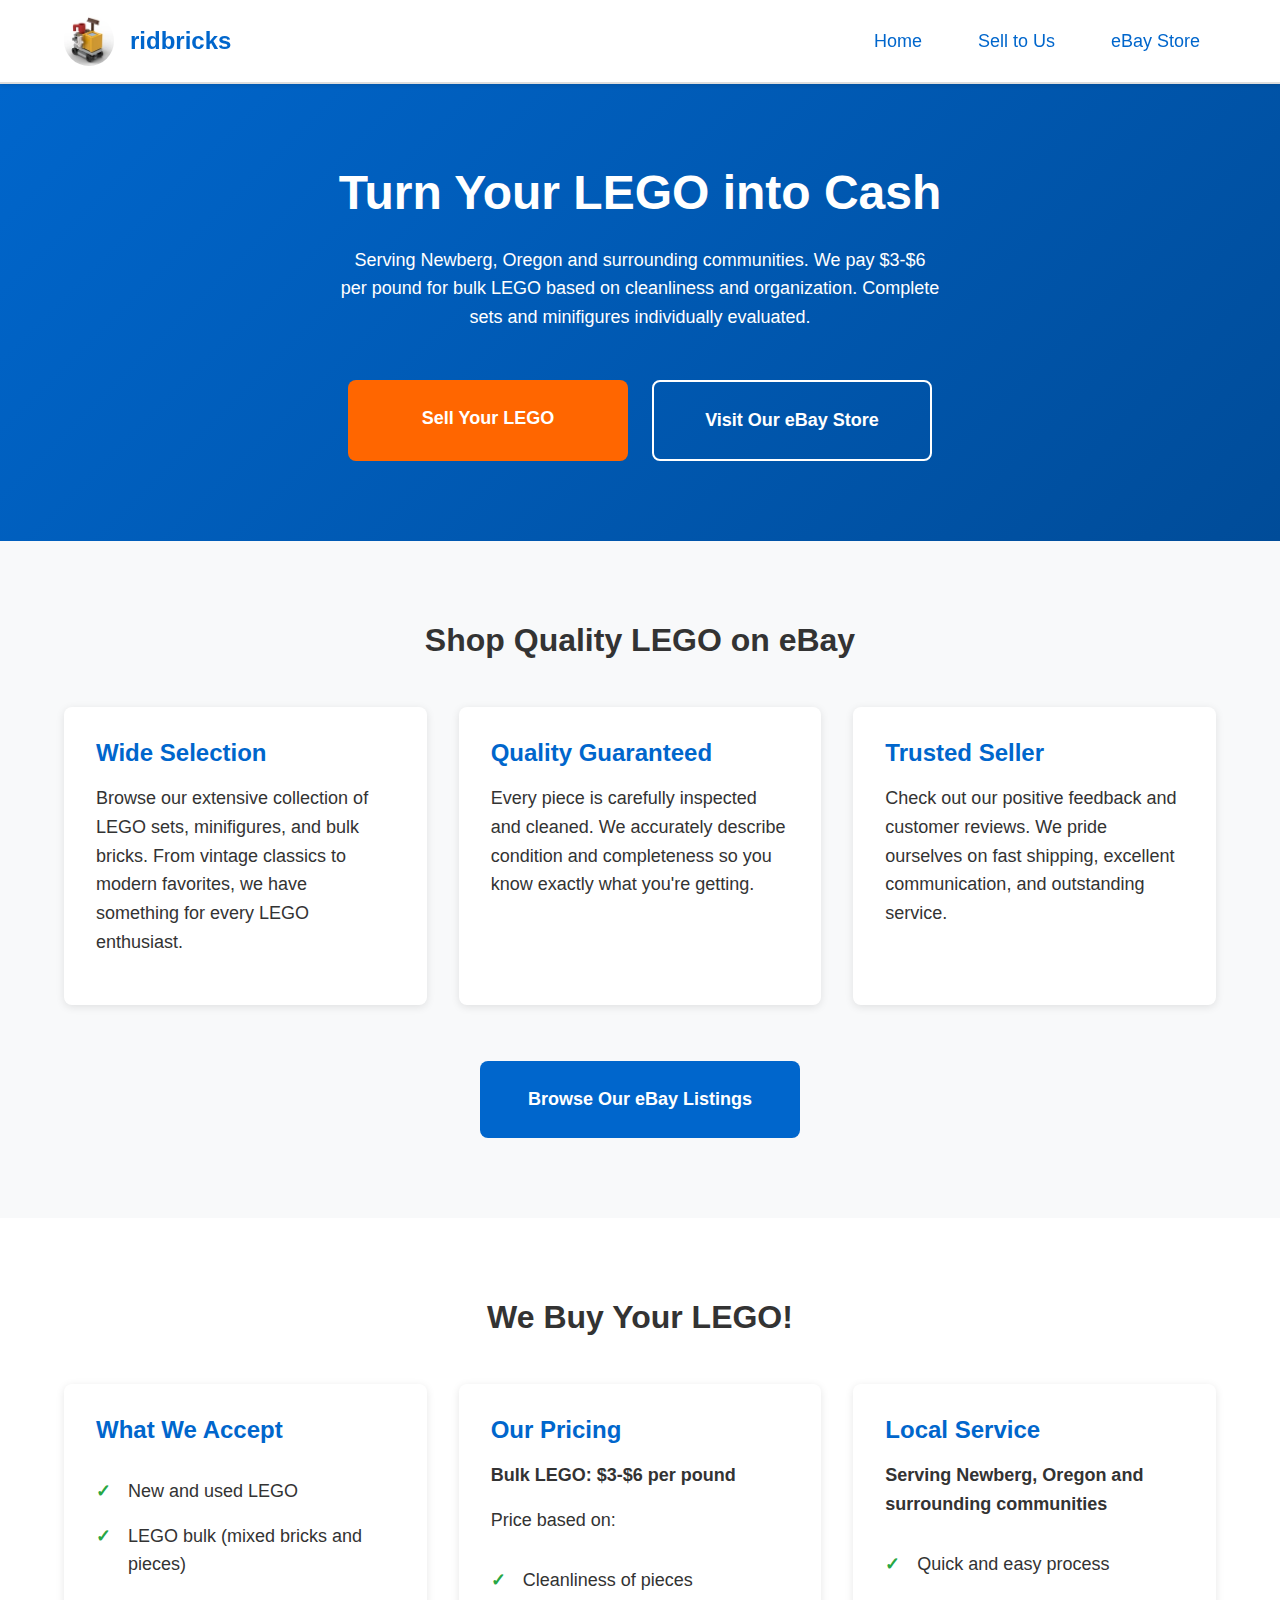
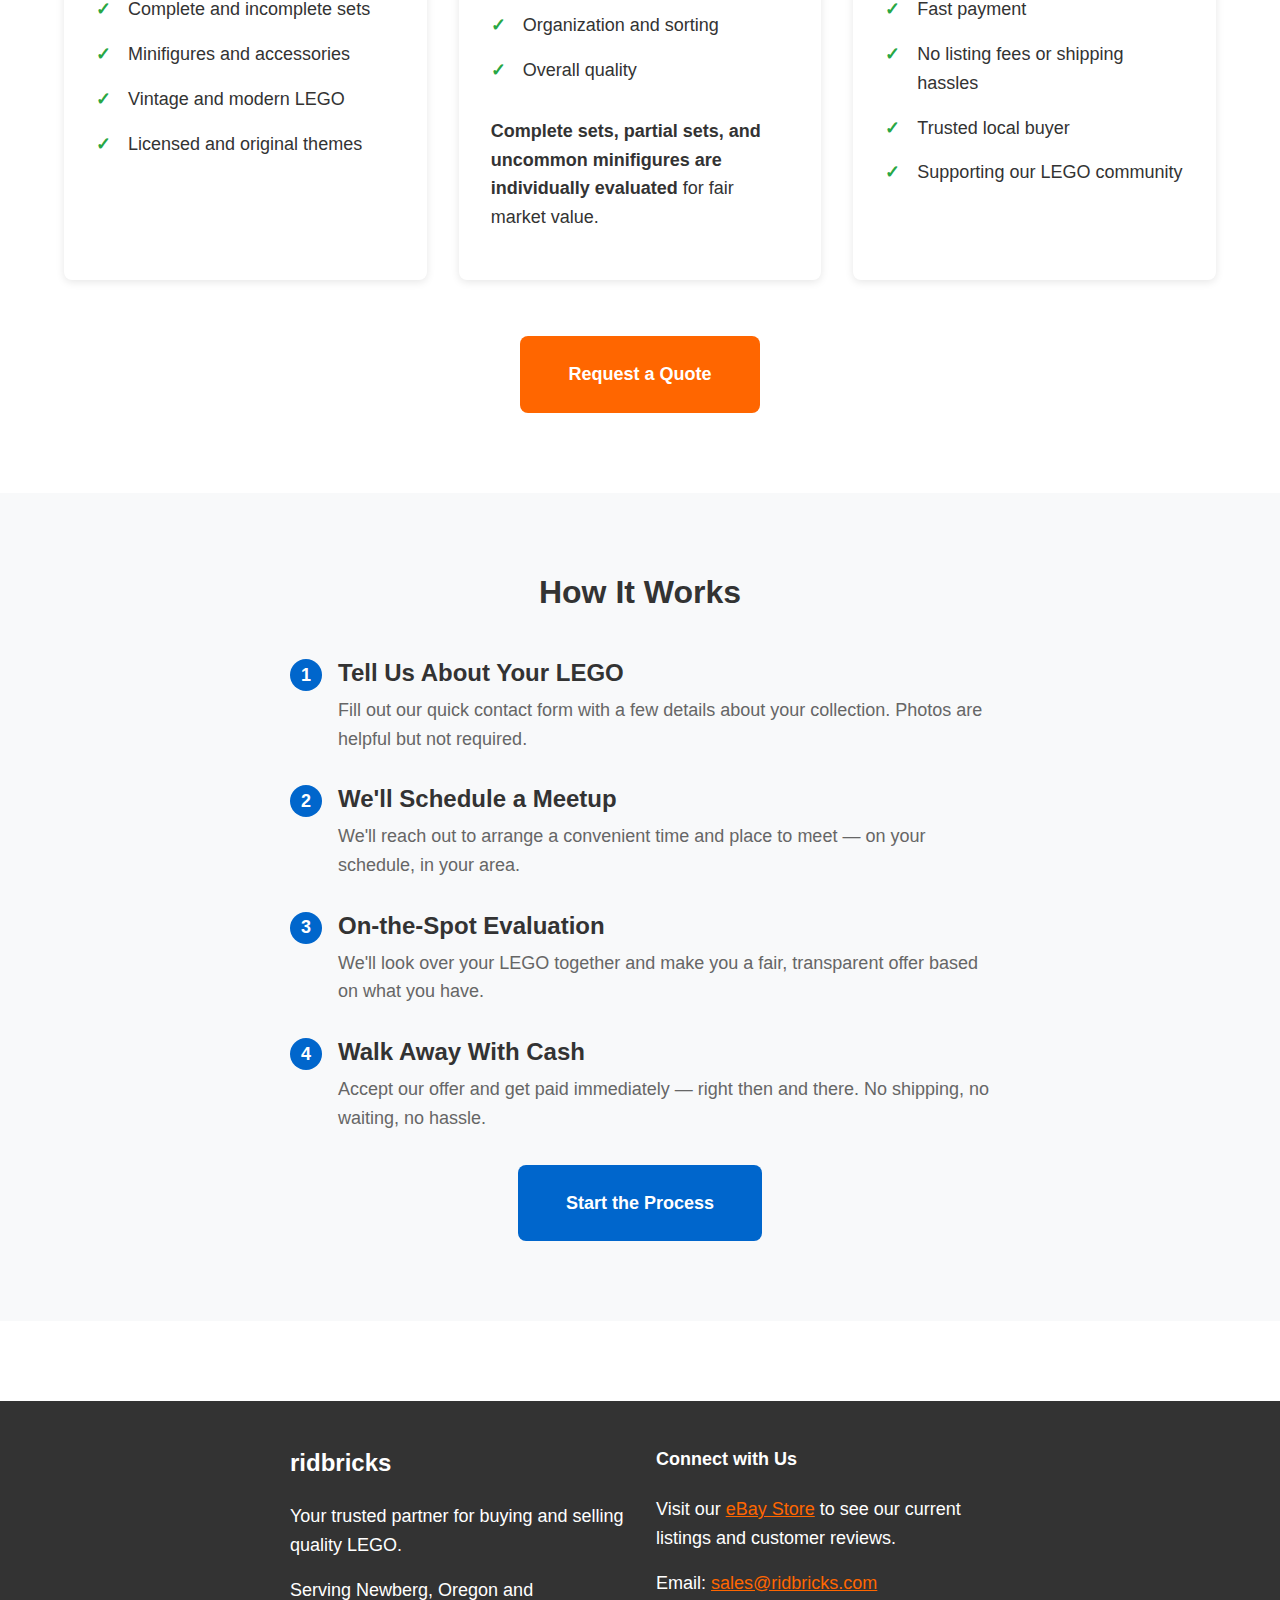
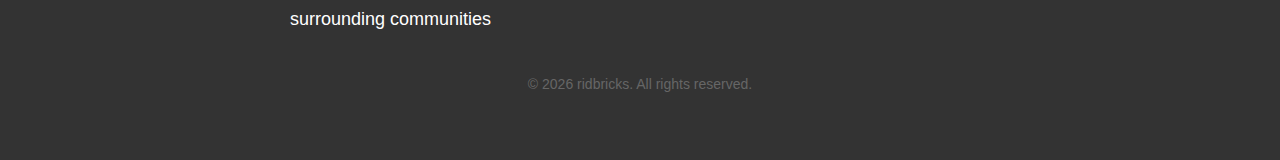
<file: index.html>
<!DOCTYPE html>
<html lang="en">
<head>
  <meta charset="UTF-8">
  <meta name="viewport" content="width=device-width, initial-scale=1.0">
  <meta name="description" content="ridbricks buys new and used LEGO in Newberg, Oregon. We pay $3-$6/lb for bulk LEGO. Complete sets, partial sets, and uncommon minifigures individually evaluated. We meet in person and pay immediately.">
  <meta name="keywords" content="LEGO, buy LEGO, sell LEGO, Newberg Oregon, LEGO bulk, LEGO sets, ridbricks, local LEGO buyer, used LEGO, new LEGO">

  <!-- Open Graph Tags -->
  <meta property="og:title" content="ridbricks - Turn Your LEGO into Cash">
  <meta property="og:description" content="We buy new and used LEGO in Newberg, Oregon. Meet in person, get evaluated on the spot, and walk away with cash immediately.">
  <meta property="og:type" content="website">
  <meta property="og:url" content="https://ridbricks.com">
  <meta property="og:image" content="https://ridbricks.com/images/logo.webp">

  <title>ridbricks - Sell Your LEGO for Cash | Newberg, Oregon LEGO Buyer</title>

  <link rel="canonical" href="https://ridbricks.com/">
  <link rel="icon" type="image/webp" href="images/logo.webp">
  <link rel="stylesheet" href="css/styles.css">

  <script type="application/ld+json">
  {
    "@context": "https://schema.org",
    "@type": "LocalBusiness",
    "name": "ridbricks",
    "description": "ridbricks buys new and used LEGO in Newberg, Oregon. We pay $3-$6 per pound for bulk LEGO and individually evaluate complete sets, partial sets, and uncommon minifigures. We meet in person and pay immediately.",
    "url": "https://ridbricks.com",
    "email": "sales@ridbricks.com",
    "image": "https://ridbricks.com/images/logo.webp",
    "address": {
      "@type": "PostalAddress",
      "addressLocality": "Newberg",
      "addressRegion": "OR",
      "addressCountry": "US"
    },
    "areaServed": "Newberg, Oregon and surrounding communities",
    "priceRange": "$3-$6 per pound",
    "sameAs": ["https://www.ebay.com/usr/ridbrick"]
  }
  </script>

  <script type="application/ld+json">
  {
    "@context": "https://schema.org",
    "@type": "FAQPage",
    "mainEntity": [
      {
        "@type": "Question",
        "name": "How much do you pay for bulk LEGO?",
        "acceptedAnswer": {
          "@type": "Answer",
          "text": "We pay $3-$6 per pound for bulk LEGO, based on cleanliness and organization. Well-sorted, clean bricks earn the higher end of that range."
        }
      },
      {
        "@type": "Question",
        "name": "Do you buy incomplete LEGO sets?",
        "acceptedAnswer": {
          "@type": "Answer",
          "text": "Yes. Complete sets, partial sets, and uncommon minifigures are individually evaluated for fair market value — not sold by the pound."
        }
      },
      {
        "@type": "Question",
        "name": "Where do you meet to buy LEGO?",
        "acceptedAnswer": {
          "@type": "Answer",
          "text": "We serve Newberg, Oregon and surrounding communities. After you contact us, we arrange a convenient in-person meetup on your schedule and in your area."
        }
      },
      {
        "@type": "Question",
        "name": "How do I get paid?",
        "acceptedAnswer": {
          "@type": "Answer",
          "text": "You get paid immediately at the meetup — right then and there. No shipping, no waiting, no listing fees."
        }
      },
      {
        "@type": "Question",
        "name": "What kinds of LEGO do you accept?",
        "acceptedAnswer": {
          "@type": "Answer",
          "text": "We accept new and used LEGO including bulk mixed bricks, complete and incomplete sets, minifigures and accessories, and both vintage and modern themes."
        }
      },
      {
        "@type": "Question",
        "name": "How do I start the process?",
        "acceptedAnswer": {
          "@type": "Answer",
          "text": "Fill out our contact form with a few details about your collection. Photos are helpful but not required. We'll reach out to schedule a meetup."
        }
      }
    ]
  }
  </script>
</head>
<body>
  <!-- Header & Navigation -->
  <header>
    <div class="container">
      <div class="header-content">
        <div class="logo">
          <img src="images/logo.webp" alt="ridbricks Logo">
          <span class="logo-text">ridbricks</span>
        </div>

        <button class="mobile-menu-toggle" aria-label="Toggle menu">
          ☰
        </button>

        <nav>
          <ul>
            <li><a href="index.html">Home</a></li>
            <li><a href="contact.html">Sell to Us</a></li>
            <li><a href="https://www.ebay.com/usr/ridbrick" target="_blank" rel="noopener noreferrer">eBay Store</a></li>
          </ul>
        </nav>
      </div>
    </div>
  </header>

  <!-- Main Content -->
  <main>
    <!-- Hero Section -->
    <section class="hero">
      <div class="container">
        <h1>Turn Your LEGO into Cash</h1>
        <p>Serving Newberg, Oregon and surrounding communities. We pay $3-$6 per pound for bulk LEGO based on cleanliness and organization. Complete sets and minifigures individually evaluated.</p>
        <div class="hero-cta">
          <a href="contact.html" class="btn btn-secondary btn-large">Sell Your LEGO</a>
          <a href="https://www.ebay.com/usr/ridbrick" target="_blank" rel="noopener noreferrer" class="btn btn-outline-white btn-large">Visit Our eBay Store</a>
        </div>
      </div>
    </section>

    <!-- eBay Store Promotion -->
    <section id="ebay-store">
      <div class="container">
        <h2 class="section-title">Shop Quality LEGO on eBay</h2>

        <div class="cards-grid">
          <div class="card">
            <h3>Wide Selection</h3>
            <p>Browse our extensive collection of LEGO sets, minifigures, and bulk bricks. From vintage classics to modern favorites, we have something for every LEGO enthusiast.</p>
          </div>

          <div class="card">
            <h3>Quality Guaranteed</h3>
            <p>Every piece is carefully inspected and cleaned. We accurately describe condition and completeness so you know exactly what you're getting.</p>
          </div>

          <div class="card">
            <h3>Trusted Seller</h3>
            <p>Check out our positive feedback and customer reviews. We pride ourselves on fast shipping, excellent communication, and outstanding service.</p>
          </div>
        </div>

        <div class="text-center mt-3">
          <a href="https://www.ebay.com/usr/ridbrick" target="_blank" rel="noopener noreferrer" class="btn btn-primary btn-large">Browse Our eBay Listings</a>
        </div>
      </div>
    </section>

    <!-- We Buy LEGO Section -->
    <section id="we-buy">
      <div class="container">
        <h2 class="section-title">We Buy Your LEGO!</h2>

        <div class="cards-grid">
          <div class="card">
            <h3>What We Accept</h3>
            <ul class="info-list">
              <li>New and used LEGO</li>
              <li>LEGO bulk (mixed bricks and pieces)</li>
              <li>Complete and incomplete sets</li>
              <li>Minifigures and accessories</li>
              <li>Vintage and modern LEGO</li>
              <li>Licensed and original themes</li>
            </ul>
          </div>

          <div class="card">
            <h3>Our Pricing</h3>
            <p><strong>Bulk LEGO: $3-$6 per pound</strong></p>
            <p>Price based on:</p>
            <ul class="info-list">
              <li>Cleanliness of pieces</li>
              <li>Organization and sorting</li>
              <li>Overall quality</li>
            </ul>
            <p class="mt-1"><strong>Complete sets, partial sets, and uncommon minifigures are individually evaluated</strong> for fair market value.</p>
          </div>

          <div class="card">
            <h3>Local Service</h3>
            <p><strong>Serving Newberg, Oregon and surrounding communities</strong></p>
            <ul class="info-list">
              <li>Quick and easy process</li>
              <li>Fast payment</li>
              <li>No listing fees or shipping hassles</li>
              <li>Trusted local buyer</li>
              <li>Supporting our LEGO community</li>
            </ul>
          </div>
        </div>

        <div class="text-center mt-3">
          <a href="contact.html" class="btn btn-secondary btn-large">Request a Quote</a>
        </div>
      </div>
    </section>

    <!-- How It Works -->
    <section id="how-it-works">
      <div class="container">
        <h2 class="section-title">How It Works</h2>

        <div class="process-steps">
          <div class="process-step">
            <h3>Tell Us About Your LEGO</h3>
            <p>Fill out our quick contact form with a few details about your collection. Photos are helpful but not required.</p>
          </div>

          <div class="process-step">
            <h3>We'll Schedule a Meetup</h3>
            <p>We'll reach out to arrange a convenient time and place to meet — on your schedule, in your area.</p>
          </div>

          <div class="process-step">
            <h3>On-the-Spot Evaluation</h3>
            <p>We'll look over your LEGO together and make you a fair, transparent offer based on what you have.</p>
          </div>

          <div class="process-step">
            <h3>Walk Away With Cash</h3>
            <p>Accept our offer and get paid immediately — right then and there. No shipping, no waiting, no hassle.</p>
          </div>
        </div>

        <div class="text-center mt-3">
          <a href="contact.html" class="btn btn-primary btn-large">Start the Process</a>
        </div>
      </div>
    </section>
  </main>

  <!-- Footer -->
  <footer>
    <div class="container">
      <div class="footer-content">
        <div>
          <h3>ridbricks</h3>
          <p>Your trusted partner for buying and selling quality LEGO.</p>
          <p>Serving Newberg, Oregon and surrounding communities</p>
        </div>

        <div>
          <h4>Connect with Us</h4>
          <p>Visit our <a href="https://www.ebay.com/usr/ridbrick" target="_blank" rel="noopener noreferrer">eBay Store</a> to see our current listings and customer reviews.</p>
          <p>Email: <a href="mailto:sales@ridbricks.com">sales@ridbricks.com</a></p>
        </div>
      </div>

      <div class="copyright text-center">
        <p>&copy; 2026 ridbricks. All rights reserved.</p>
      </div>
    </div>
  </footer>

  <script src="js/main.js"></script>
</body>
</html>
</file>
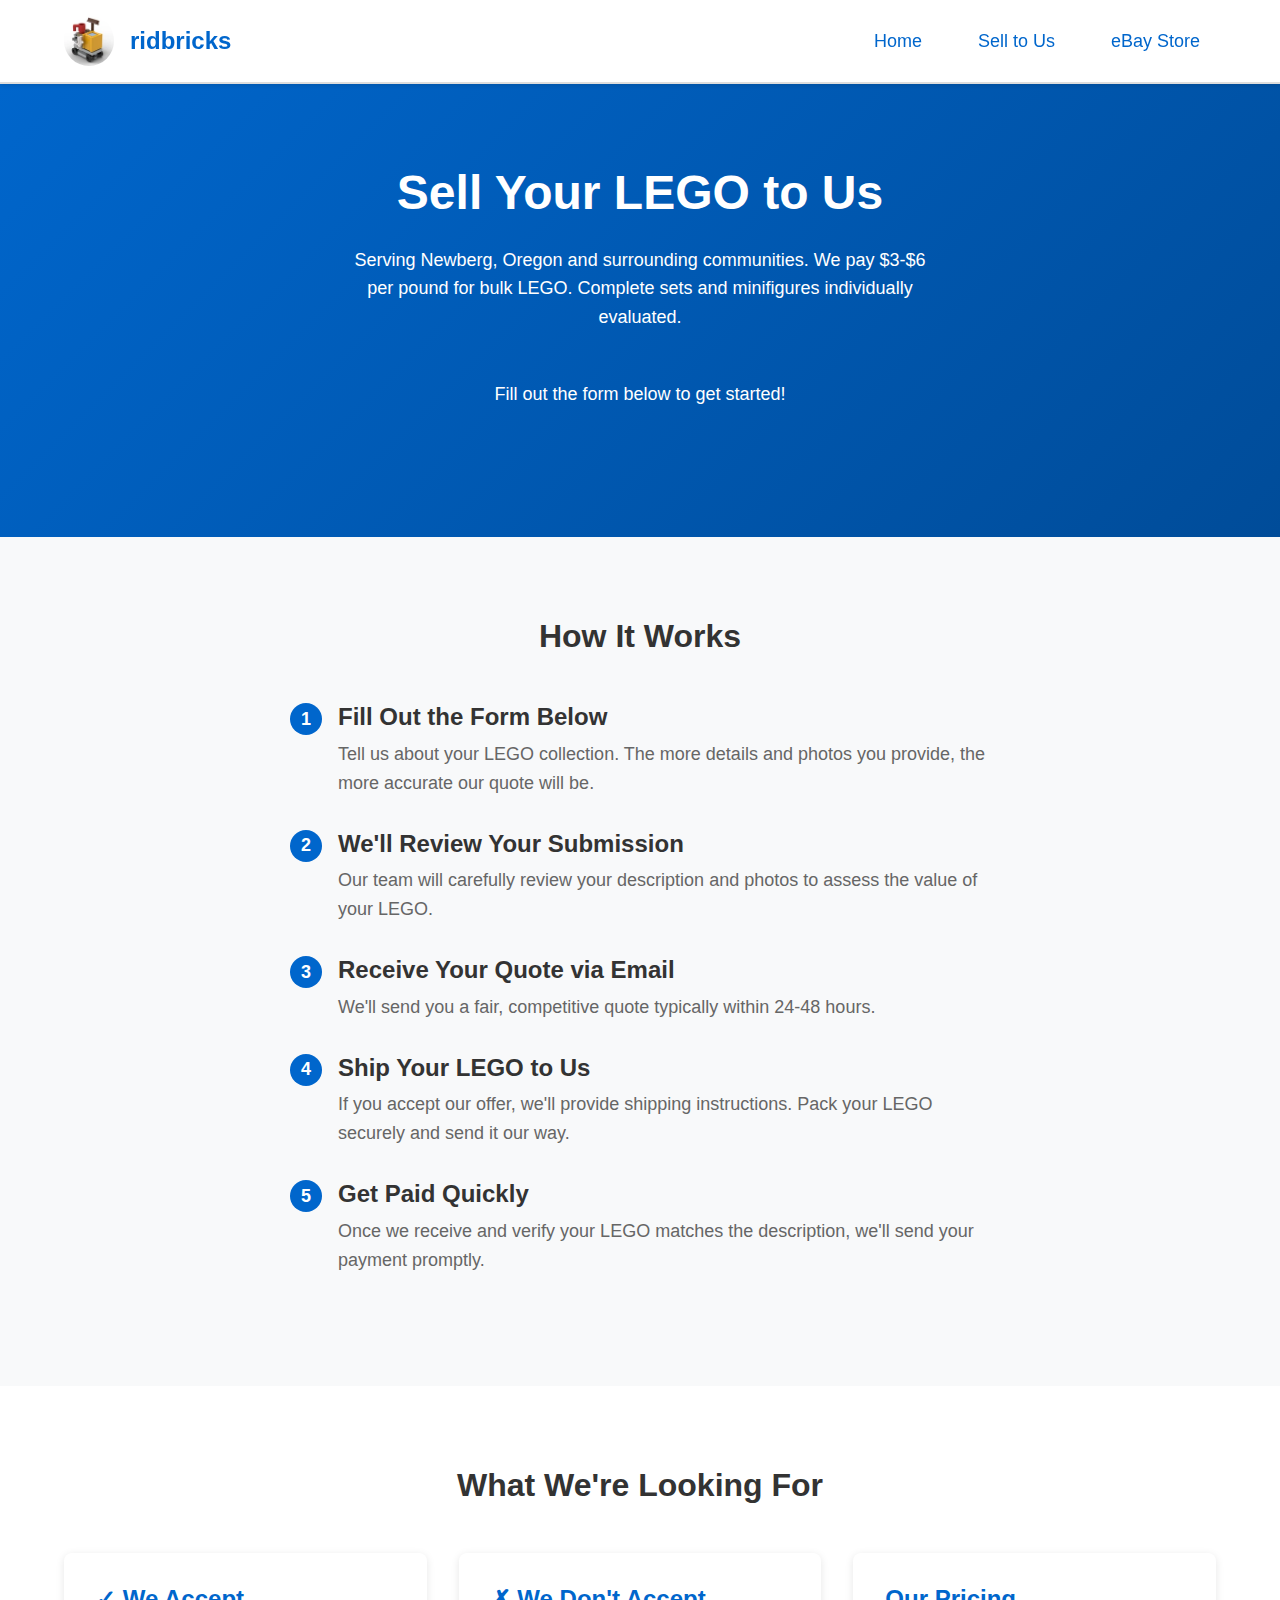
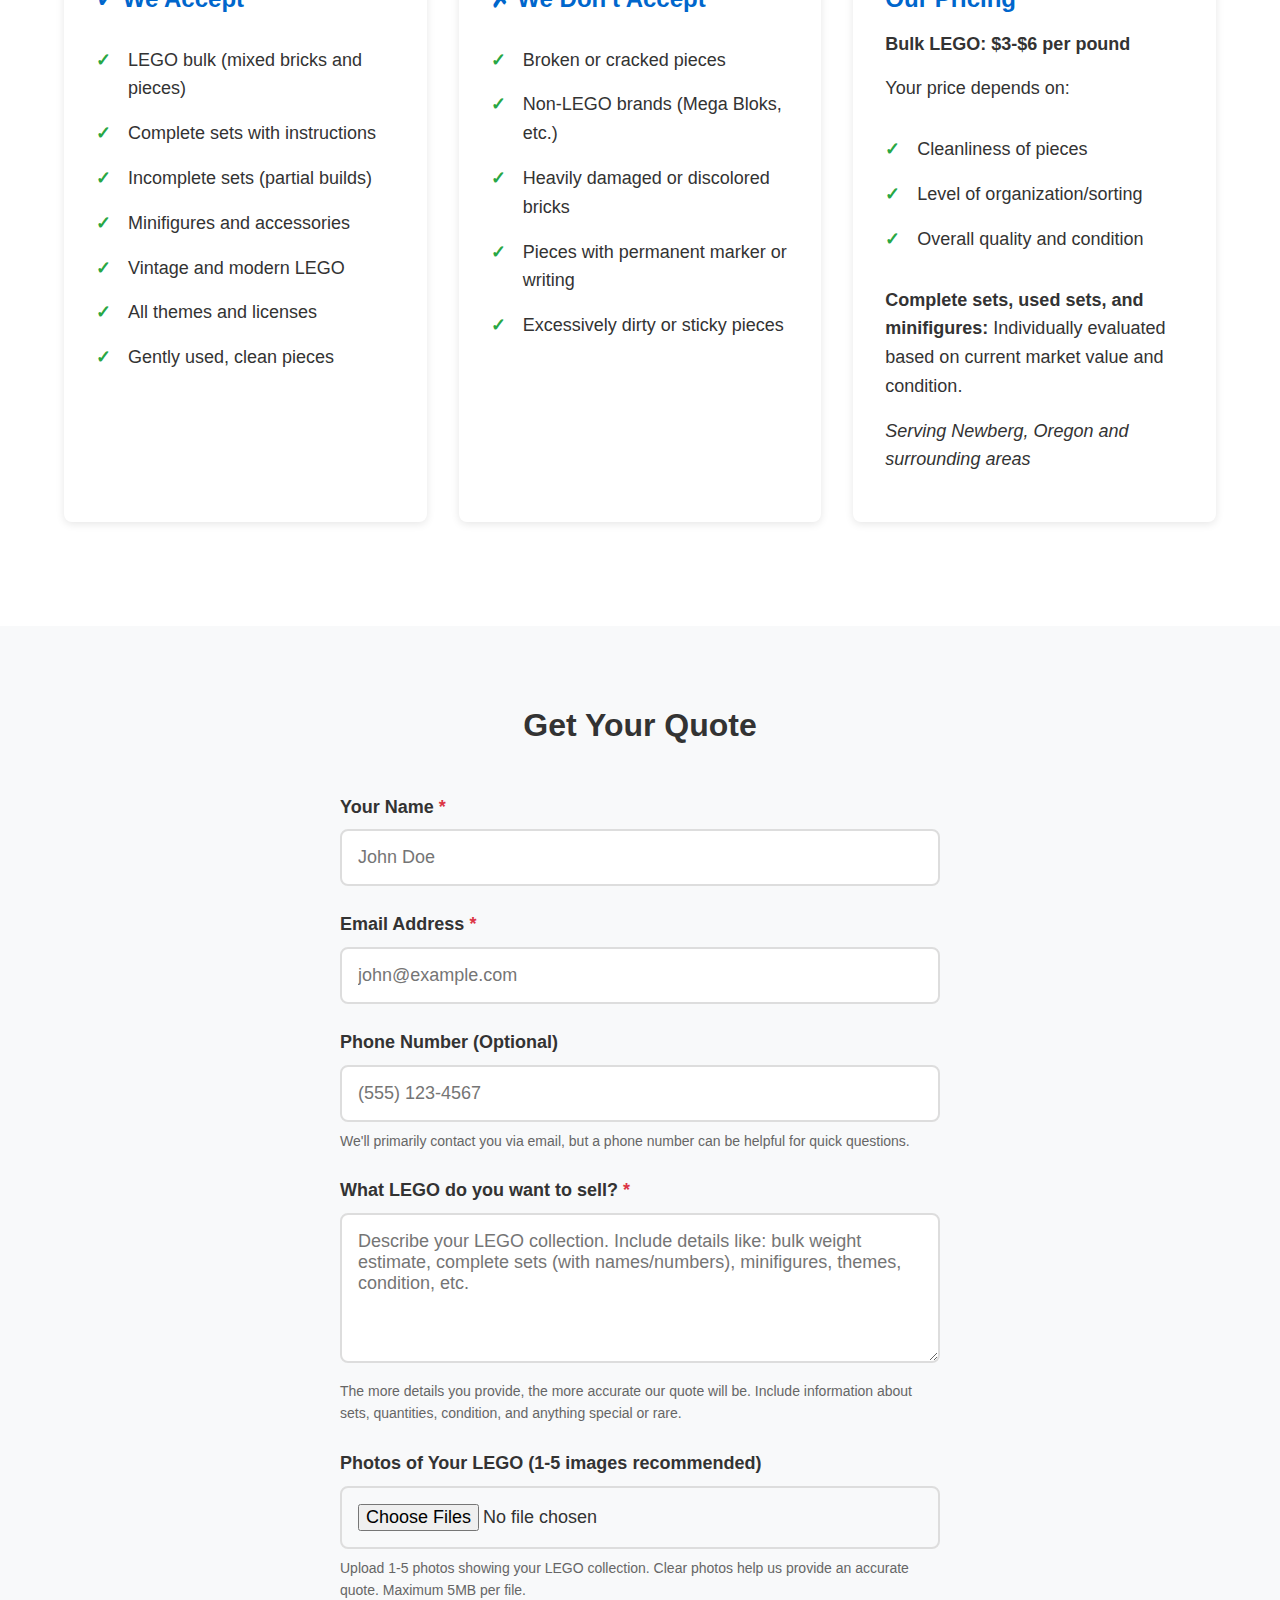
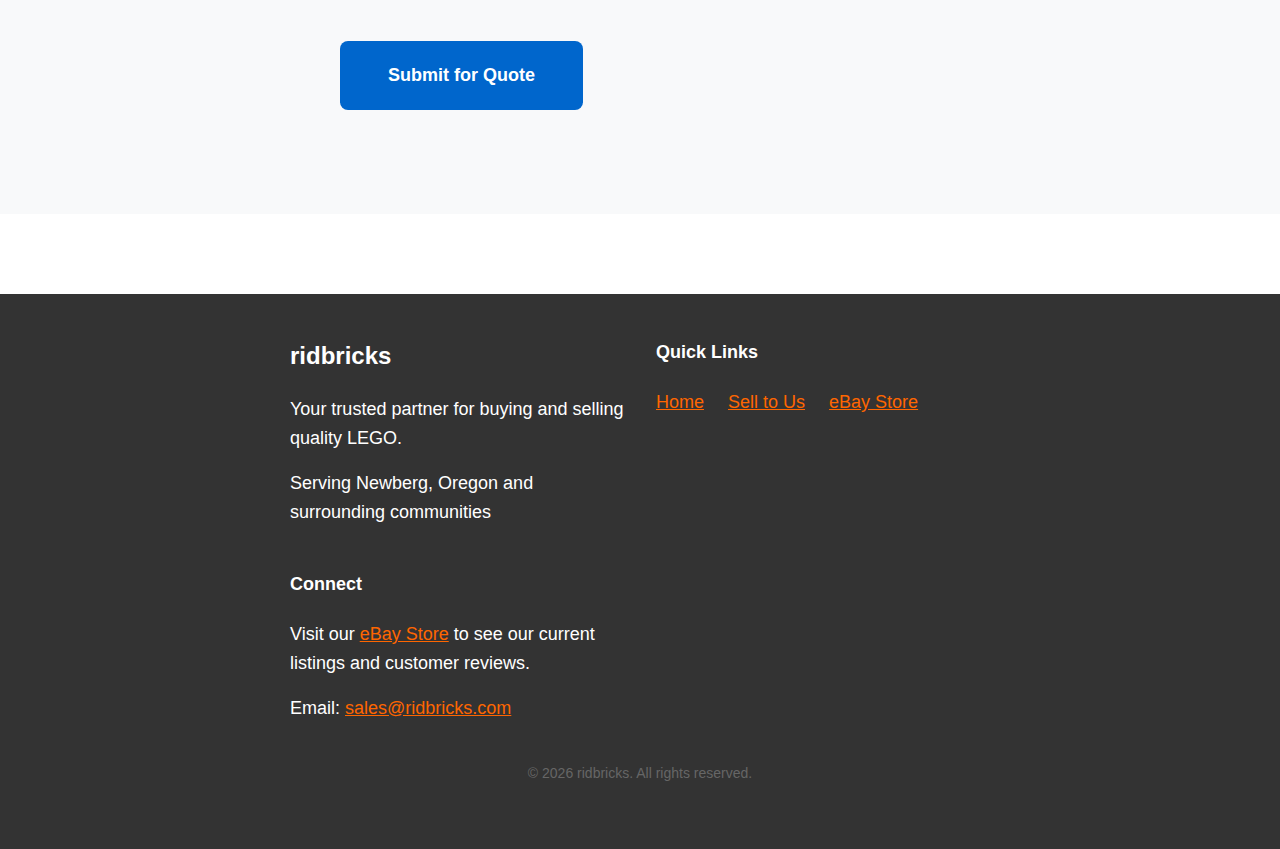
<file: contact.html>
<!DOCTYPE html>
<html lang="en">
<head>
  <meta charset="UTF-8">
  <meta name="viewport" content="width=device-width, initial-scale=1.0">
  <meta name="description" content="Sell your LEGO in Newberg, Oregon. ridbricks pays $3-$6/lb for bulk LEGO. Complete sets individually evaluated. Get a quote today.">
  <meta name="keywords" content="sell LEGO, LEGO quote, Newberg Oregon, LEGO bulk buyer, ridbricks, local LEGO">

  <!-- Open Graph Tags -->
  <meta property="og:title" content="Sell Your LEGO to ridbricks">
  <meta property="og:description" content="Get a quote for your used LEGO. Fair prices, easy process, fast payment.">
  <meta property="og:type" content="website">

  <title>Sell Your LEGO - ridbricks Contact Form</title>

  <link rel="stylesheet" href="css/styles.css">
</head>
<body>
  <!-- Header & Navigation -->
  <header>
    <div class="container">
      <div class="header-content">
        <div class="logo">
          <img src="images/logo.webp" alt="ridbricks Logo">
          <span class="logo-text">ridbricks</span>
        </div>

        <button class="mobile-menu-toggle" aria-label="Toggle menu">
          ☰
        </button>

        <nav>
          <ul>
            <li><a href="index.html">Home</a></li>
            <li><a href="contact.html">Sell to Us</a></li>
            <li><a href="https://www.ebay.com/usr/ridbrick" target="_blank" rel="noopener noreferrer">eBay Store</a></li>
          </ul>
        </nav>
      </div>
    </div>
  </header>

  <!-- Main Content -->
  <main>
    <!-- Page Header -->
    <section class="hero">
      <div class="container">
        <h1>Sell Your LEGO to Us</h1>
        <p>Serving Newberg, Oregon and surrounding communities. We pay $3-$6 per pound for bulk LEGO. Complete sets and minifigures individually evaluated.</p>
        <p>Fill out the form below to get started!</p>
      </div>
    </section>

    <!-- How It Works -->
    <section id="process">
      <div class="container">
        <h2 class="section-title">How It Works</h2>

        <div class="process-steps">
          <div class="process-step">
            <h3>Fill Out the Form Below</h3>
            <p>Tell us about your LEGO collection. The more details and photos you provide, the more accurate our quote will be.</p>
          </div>

          <div class="process-step">
            <h3>We'll Review Your Submission</h3>
            <p>Our team will carefully review your description and photos to assess the value of your LEGO.</p>
          </div>

          <div class="process-step">
            <h3>Receive Your Quote via Email</h3>
            <p>We'll send you a fair, competitive quote typically within 24-48 hours.</p>
          </div>

          <div class="process-step">
            <h3>Ship Your LEGO to Us</h3>
            <p>If you accept our offer, we'll provide shipping instructions. Pack your LEGO securely and send it our way.</p>
          </div>

          <div class="process-step">
            <h3>Get Paid Quickly</h3>
            <p>Once we receive and verify your LEGO matches the description, we'll send your payment promptly.</p>
          </div>
        </div>
      </div>
    </section>

    <!-- What We Accept/Don't Accept -->
    <section id="guidelines">
      <div class="container">
        <h2 class="section-title">What We're Looking For</h2>

        <div class="cards-grid">
          <div class="card">
            <h3>✓ We Accept</h3>
            <ul class="info-list">
              <li>LEGO bulk (mixed bricks and pieces)</li>
              <li>Complete sets with instructions</li>
              <li>Incomplete sets (partial builds)</li>
              <li>Minifigures and accessories</li>
              <li>Vintage and modern LEGO</li>
              <li>All themes and licenses</li>
              <li>Gently used, clean pieces</li>
            </ul>
          </div>

          <div class="card">
            <h3>✗ We Don't Accept</h3>
            <ul class="info-list">
              <li>Broken or cracked pieces</li>
              <li>Non-LEGO brands (Mega Bloks, etc.)</li>
              <li>Heavily damaged or discolored bricks</li>
              <li>Pieces with permanent marker or writing</li>
              <li>Excessively dirty or sticky pieces</li>
            </ul>
          </div>

          <div class="card">
            <h3>Our Pricing</h3>
            <p><strong>Bulk LEGO: $3-$6 per pound</strong></p>
            <p>Your price depends on:</p>
            <ul class="info-list">
              <li>Cleanliness of pieces</li>
              <li>Level of organization/sorting</li>
              <li>Overall quality and condition</li>
            </ul>
            <p class="mt-2"><strong>Complete sets, used sets, and minifigures:</strong> Individually evaluated based on current market value and condition.</p>
            <p class="mt-1"><em>Serving Newberg, Oregon and surrounding areas</em></p>
          </div>
        </div>
      </div>
    </section>

    <!-- Contact Form -->
    <section id="contact-form">
      <div class="container">
        <h2 class="section-title">Get Your Quote</h2>

        <form
          name="lego-contact"
          method="POST"
          netlify
          netlify-honeypot="bot-field"
          data-netlify="true"
          enctype="multipart/form-data"
          id="legoContactForm"
        >
          <!-- Hidden fields for Netlify -->
          <input type="hidden" name="form-name" value="lego-contact">
          <input type="hidden" name="submission-time" id="submission-time" value="">
          <p class="hidden">
            <label>Don't fill this out if you're human: <input name="bot-field"></label>
          </p>

          <!-- Name -->
          <div class="form-group">
            <label for="name" class="required">Your Name</label>
            <input
              type="text"
              id="name"
              name="name"
              required
              placeholder="John Doe"
            >
            <span class="error-message">Please enter your name</span>
          </div>

          <!-- Email -->
          <div class="form-group">
            <label for="email" class="required">Email Address</label>
            <input
              type="email"
              id="email"
              name="email"
              required
              placeholder="john@example.com"
            >
            <span class="error-message">Please enter a valid email address</span>
          </div>

          <!-- Phone -->
          <div class="form-group">
            <label for="phone">Phone Number (Optional)</label>
            <input
              type="tel"
              id="phone"
              name="phone"
              placeholder="(555) 123-4567"
            >
            <p class="form-help">We'll primarily contact you via email, but a phone number can be helpful for quick questions.</p>
          </div>

          <!-- Description -->
          <div class="form-group">
            <label for="description" class="required">What LEGO do you want to sell?</label>
            <textarea
              id="description"
              name="description"
              required
              placeholder="Describe your LEGO collection. Include details like: bulk weight estimate, complete sets (with names/numbers), minifigures, themes, condition, etc."
            ></textarea>
            <p class="form-help">The more details you provide, the more accurate our quote will be. Include information about sets, quantities, condition, and anything special or rare.</p>
            <span class="error-message">Please describe what you'd like to sell</span>
          </div>

          <!-- Photos -->
          <div class="form-group">
            <label for="photos">Photos of Your LEGO (1-5 images recommended)</label>
            <input
              type="file"
              id="photos"
              name="photos"
              accept="image/*"
              multiple
            >
            <p class="form-help">Upload 1-5 photos showing your LEGO collection. Clear photos help us provide an accurate quote. Maximum 5MB per file.</p>
            <span class="error-message">File size must be under 5MB per image</span>

            <!-- Photo preview area (populated by JavaScript) -->
            <div id="photoPreview" class="file-preview"></div>
          </div>

          <!-- Submit Button -->
          <div class="form-group">
            <button type="submit" class="btn btn-primary btn-large">Submit for Quote</button>
          </div>
        </form>
      </div>
    </section>
  </main>

  <!-- Footer -->
  <footer>
    <div class="container">
      <div class="footer-content">
        <div>
          <h3>ridbricks</h3>
          <p>Your trusted partner for buying and selling quality LEGO.</p>
          <p>Serving Newberg, Oregon and surrounding communities</p>
        </div>

        <div>
          <h4>Quick Links</h4>
          <ul class="footer-links">
            <li><a href="index.html">Home</a></li>
            <li><a href="contact.html">Sell to Us</a></li>
            <li><a href="https://www.ebay.com/usr/ridbrick" target="_blank" rel="noopener noreferrer">eBay Store</a></li>
          </ul>
        </div>

        <div>
          <h4>Connect</h4>
          <p>Visit our <a href="https://www.ebay.com/usr/ridbrick" target="_blank" rel="noopener noreferrer">eBay Store</a> to see our current listings and customer reviews.</p>
          <p>Email: <a href="mailto:sales@ridbricks.com">sales@ridbricks.com</a></p>
        </div>
      </div>

      <div class="copyright text-center">
        <p>&copy; 2026 ridbricks. All rights reserved.</p>
      </div>
    </div>
  </footer>

  <script src="js/main.js"></script>
</body>
</html>
</file>
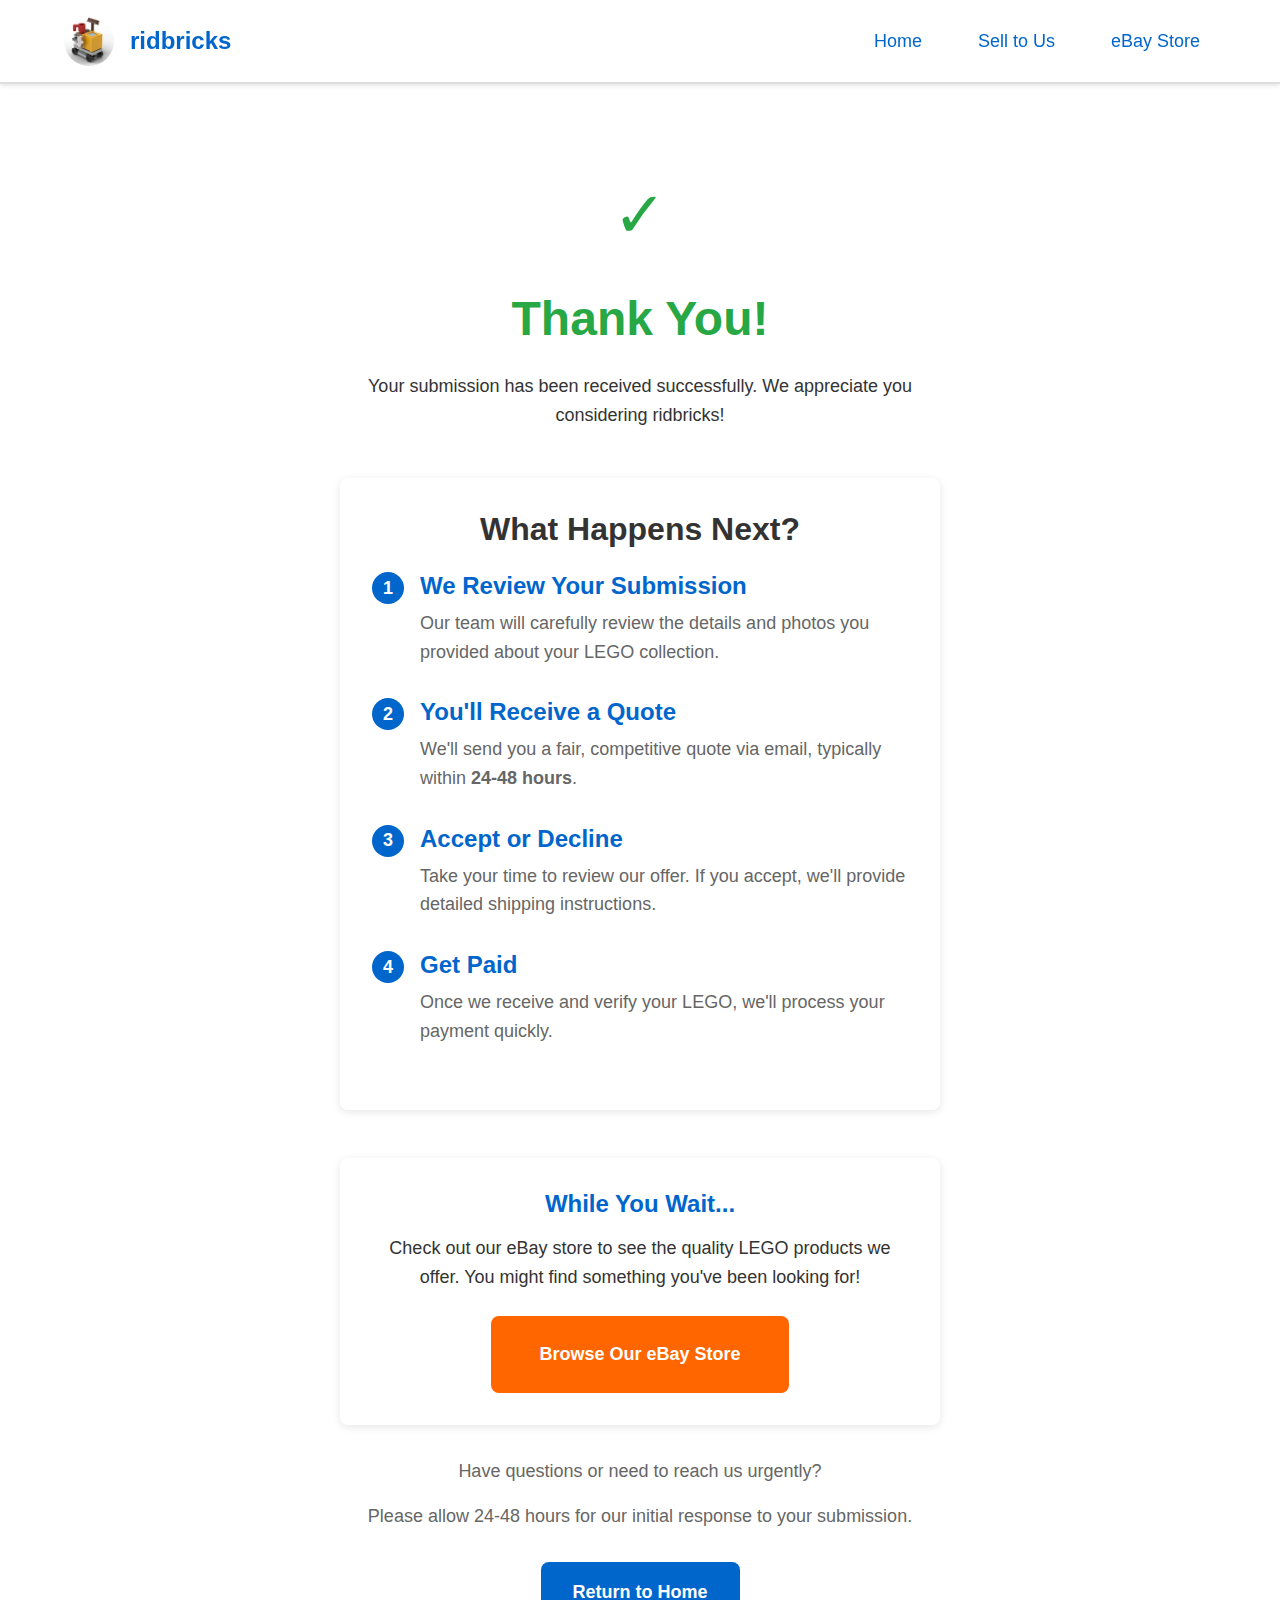
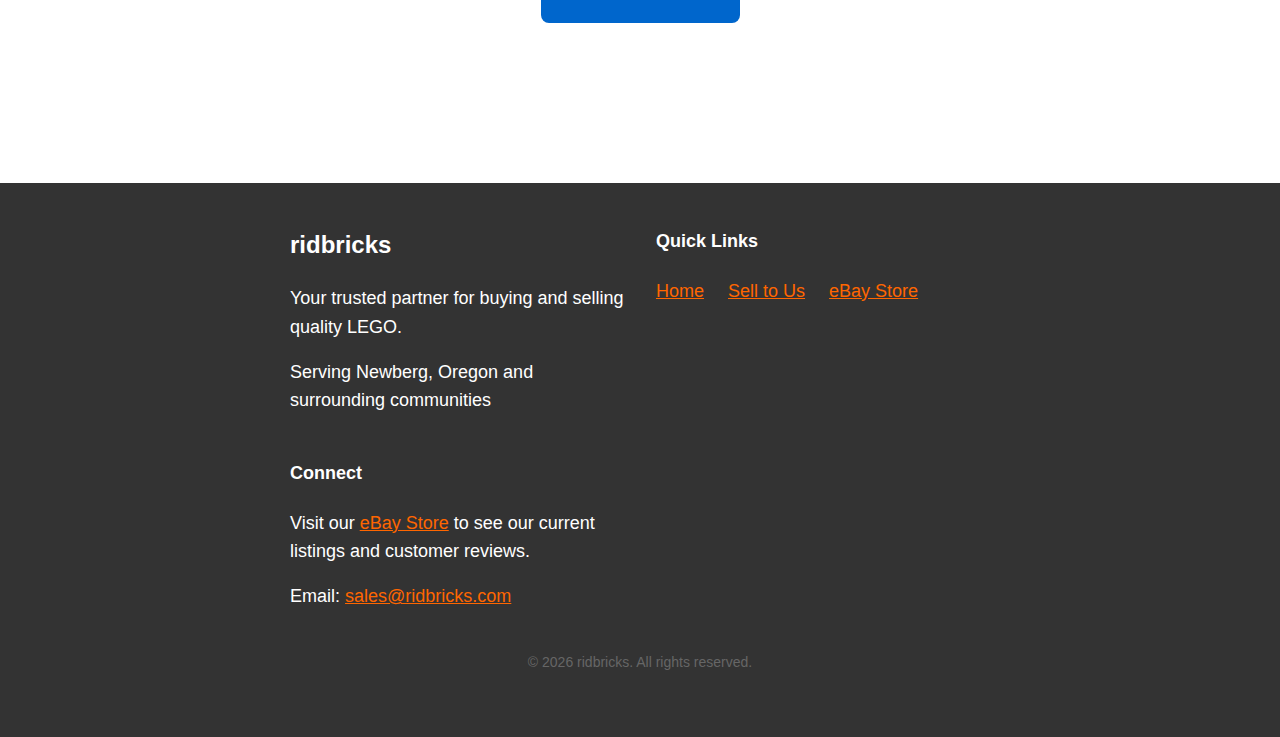
<file: success.html>
<!DOCTYPE html>
<html lang="en">
<head>
  <meta charset="UTF-8">
  <meta name="viewport" content="width=device-width, initial-scale=1.0">
  <meta name="description" content="Thank you for contacting ridbricks. We'll review your LEGO submission and send you a quote soon.">

  <title>Thank You - ridbricks</title>

  <link rel="stylesheet" href="css/styles.css">
</head>
<body>
  <!-- Header & Navigation -->
  <header>
    <div class="container">
      <div class="header-content">
        <div class="logo">
          <img src="images/logo.webp" alt="ridbricks Logo">
          <span class="logo-text">ridbricks</span>
        </div>

        <button class="mobile-menu-toggle" aria-label="Toggle menu">
          ☰
        </button>

        <nav>
          <ul>
            <li><a href="index.html">Home</a></li>
            <li><a href="contact.html">Sell to Us</a></li>
            <li><a href="https://www.ebay.com/usr/ridbrick" target="_blank" rel="noopener noreferrer">eBay Store</a></li>
          </ul>
        </nav>
      </div>
    </div>
  </header>

  <!-- Main Content -->
  <main>
    <section class="success-container">
      <div class="container">
        <div class="success-icon">✓</div>
        <h1>Thank You!</h1>
        <p class="text-center" style="font-size: var(--font-size-lg); max-width: 600px; margin: 0 auto;">Your submission has been received successfully. We appreciate you considering ridbricks!</p>

        <div class="card">
          <h2>What Happens Next?</h2>

          <div class="process-steps">
            <div class="process-step">
              <h3>We Review Your Submission</h3>
              <p>Our team will carefully review the details and photos you provided about your LEGO collection.</p>
            </div>

            <div class="process-step">
              <h3>You'll Receive a Quote</h3>
              <p>We'll send you a fair, competitive quote via email, typically within <strong>24-48 hours</strong>.</p>
            </div>

            <div class="process-step">
              <h3>Accept or Decline</h3>
              <p>Take your time to review our offer. If you accept, we'll provide detailed shipping instructions.</p>
            </div>

            <div class="process-step">
              <h3>Get Paid</h3>
              <p>Once we receive and verify your LEGO, we'll process your payment quickly.</p>
            </div>
          </div>
        </div>

        <div class="card mt-2">
          <h3>While You Wait...</h3>
          <p>Check out our eBay store to see the quality LEGO products we offer. You might find something you've been looking for!</p>
          <div class="text-center mt-2">
            <a href="https://www.ebay.com/usr/ridbrick" target="_blank" rel="noopener noreferrer" class="btn btn-secondary btn-large">Browse Our eBay Store</a>
          </div>
        </div>

        <div class="mt-3 text-center">
          <p style="color: var(--color-text-light);">Have questions or need to reach us urgently?</p>
          <p style="color: var(--color-text-light);">Please allow 24-48 hours for our initial response to your submission.</p>
        </div>

        <div class="mt-3">
          <a href="index.html" class="btn btn-primary">Return to Home</a>
        </div>
      </div>
    </section>
  </main>

  <!-- Footer -->
  <footer>
    <div class="container">
      <div class="footer-content">
        <div>
          <h3>ridbricks</h3>
          <p>Your trusted partner for buying and selling quality LEGO.</p>
          <p>Serving Newberg, Oregon and surrounding communities</p>
        </div>

        <div>
          <h4>Quick Links</h4>
          <ul class="footer-links">
            <li><a href="index.html">Home</a></li>
            <li><a href="contact.html">Sell to Us</a></li>
            <li><a href="https://www.ebay.com/usr/ridbrick" target="_blank" rel="noopener noreferrer">eBay Store</a></li>
          </ul>
        </div>

        <div>
          <h4>Connect</h4>
          <p>Visit our <a href="https://www.ebay.com/usr/ridbrick" target="_blank" rel="noopener noreferrer">eBay Store</a> to see our current listings and customer reviews.</p>
          <p>Email: <a href="mailto:sales@ridbricks.com">sales@ridbricks.com</a></p>
        </div>
      </div>

      <div class="copyright text-center">
        <p>&copy; 2026 ridbricks. All rights reserved.</p>
      </div>
    </div>
  </footer>

  <script src="js/main.js"></script>
</body>
</html>
</file>
<file: css/styles.css>
/* ========================================
   ridbricks LEGO Business Website Styles
   ======================================== */

/* CSS Reset */
*, *::before, *::after {
  box-sizing: border-box;
  margin: 0;
  padding: 0;
}

/* CSS Custom Properties */
:root {
  /* Colors - easily customizable */
  --color-primary: #0066cc;
  --color-primary-dark: #004c99;
  --color-secondary: #ff6600;
  --color-secondary-dark: #cc5200;
  --color-bg: #ffffff;
  --color-bg-light: #f8f9fa;
  --color-text: #333333;
  --color-text-light: #666666;
  --color-border: #dddddd;
  --color-success: #28a745;
  --color-error: #dc3545;

  /* Spacing */
  --spacing-xs: 0.5rem;
  --spacing-sm: 1rem;
  --spacing-md: 1.5rem;
  --spacing-lg: 2rem;
  --spacing-xl: 3rem;
  --spacing-xxl: 4rem;

  /* Typography */
  --font-family: -apple-system, BlinkMacSystemFont, 'Segoe UI', Roboto, Oxygen, Ubuntu, Cantarell, sans-serif;
  --font-size-base: 16px;
  --font-size-sm: 0.875rem;
  --font-size-lg: 1.125rem;
  --font-size-xl: 1.5rem;
  --font-size-xxl: 2rem;
  --font-size-xxxl: 2.5rem;
  --line-height: 1.6;

  /* Layout */
  --max-width: 1200px;
  --border-radius: 8px;
  --transition: all 0.3s ease;
}

/* Base Styles */
html {
  scroll-behavior: smooth;
}

body {
  font-family: var(--font-family);
  font-size: var(--font-size-base);
  line-height: var(--line-height);
  color: var(--color-text);
  background-color: var(--color-bg);
}

img {
  max-width: 100%;
  height: auto;
  display: block;
}

a {
  color: var(--color-primary);
  text-decoration: none;
  transition: var(--transition);
}

a:hover {
  color: var(--color-primary-dark);
}

/* Typography */
h1, h2, h3, h4, h5, h6 {
  line-height: 1.2;
  margin-bottom: var(--spacing-md);
  font-weight: 700;
}

h1 {
  font-size: var(--font-size-xxxl);
}

h2 {
  font-size: var(--font-size-xxl);
}

h3 {
  font-size: var(--font-size-xl);
}

p {
  margin-bottom: var(--spacing-sm);
}

/* Layout Components */
.container {
  max-width: var(--max-width);
  margin: 0 auto;
  padding: 0 var(--spacing-md);
}

/* Header & Navigation */
header {
  background-color: var(--color-bg);
  border-bottom: 2px solid var(--color-border);
  padding: var(--spacing-sm) 0;
  position: sticky;
  top: 0;
  z-index: 1000;
  box-shadow: 0 2px 4px rgba(0, 0, 0, 0.1);
}

.header-content {
  display: flex;
  justify-content: space-between;
  align-items: center;
}

.logo {
  display: flex;
  align-items: center;
  gap: var(--spacing-sm);
  font-size: var(--font-size-xl);
  font-weight: 700;
  color: var(--color-primary);
}

.logo img {
  height: 50px;
  width: 50px;
  border-radius: 50%;
  object-fit: cover;
}

.logo-text {
  color: var(--color-primary);
}

nav ul {
  display: flex;
  list-style: none;
  gap: var(--spacing-md);
}

nav a {
  font-weight: 500;
  padding: var(--spacing-xs) var(--spacing-sm);
  border-radius: var(--border-radius);
  transition: var(--transition);
}

nav a:hover {
  background-color: var(--color-bg-light);
}

/* Mobile Menu Toggle */
.mobile-menu-toggle {
  display: none;
  background: none;
  border: none;
  font-size: 1.5rem;
  cursor: pointer;
  color: var(--color-text);
}

/* Buttons */
.btn {
  display: inline-block;
  padding: var(--spacing-sm) var(--spacing-lg);
  border-radius: var(--border-radius);
  font-weight: 600;
  text-align: center;
  cursor: pointer;
  transition: var(--transition);
  border: none;
  font-size: var(--font-size-base);
  text-decoration: none;
}

.btn-primary {
  background-color: var(--color-primary);
  color: white;
}

.btn-primary:hover {
  background-color: var(--color-primary-dark);
  color: white;
}

.btn-secondary {
  background-color: var(--color-secondary);
  color: white;
}

.btn-secondary:hover {
  background-color: var(--color-secondary-dark);
  color: white;
}

.btn-outline {
  background-color: transparent;
  border: 2px solid var(--color-primary);
  color: var(--color-primary);
}

.btn-outline:hover {
  background-color: var(--color-primary);
  color: white;
}

.btn-outline-white {
  background-color: transparent;
  border: 2px solid white;
  color: white;
}

.btn-outline-white:hover {
  background-color: white;
  color: var(--color-primary);
}

.btn-large {
  padding: var(--spacing-md) var(--spacing-xl);
  font-size: var(--font-size-lg);
}

/* Hero Section */
.hero {
  background: linear-gradient(135deg, var(--color-primary) 0%, var(--color-primary-dark) 100%);
  color: white;
  padding: var(--spacing-xxl) 0;
  text-align: center;
}

.hero h1 {
  font-size: var(--font-size-xxxl);
  margin-bottom: var(--spacing-md);
}

.hero p {
  font-size: var(--font-size-lg);
  margin-bottom: var(--spacing-xl);
  max-width: 600px;
  margin-left: auto;
  margin-right: auto;
}

.hero-cta {
  display: flex;
  gap: var(--spacing-md);
  justify-content: center;
  flex-wrap: wrap;
}

.hero-cta .btn {
  flex: 1;
  max-width: 280px;
}

/* Sections */
section {
  padding: var(--spacing-xxl) 0;
}

section:nth-child(even) {
  background-color: var(--color-bg-light);
}

.section-title {
  text-align: center;
  margin-bottom: var(--spacing-xl);
}

/* Cards */
.card {
  background-color: var(--color-bg);
  border-radius: var(--border-radius);
  padding: var(--spacing-lg);
  box-shadow: 0 2px 8px rgba(0, 0, 0, 0.1);
  margin-bottom: var(--spacing-md);
}

.card h3 {
  color: var(--color-primary);
  margin-bottom: var(--spacing-sm);
}

.cards-grid {
  display: grid;
  grid-template-columns: 1fr;
  gap: var(--spacing-lg);
}

/* Process Steps */
.process-steps {
  counter-reset: step-counter;
  max-width: 700px;
  margin: 0 auto;
}

.process-step {
  position: relative;
  padding-left: 3rem;
  margin-bottom: var(--spacing-lg);
}

.process-step::before {
  counter-increment: step-counter;
  content: counter(step-counter);
  position: absolute;
  left: 0;
  top: 0;
  width: 2rem;
  height: 2rem;
  background-color: var(--color-primary);
  color: white;
  border-radius: 50%;
  display: flex;
  align-items: center;
  justify-content: center;
  font-weight: 700;
}

.process-step h3 {
  margin-bottom: var(--spacing-xs);
}

.process-step p {
  color: var(--color-text-light);
}

/* Forms */
form {
  max-width: 600px;
  margin: 0 auto;
}

.form-group {
  margin-bottom: var(--spacing-md);
}

label {
  display: block;
  margin-bottom: var(--spacing-xs);
  font-weight: 600;
  color: var(--color-text);
}

.required::after {
  content: " *";
  color: var(--color-error);
}

input[type="text"],
input[type="email"],
input[type="tel"],
textarea,
input[type="file"] {
  width: 100%;
  padding: var(--spacing-sm);
  border: 2px solid var(--color-border);
  border-radius: var(--border-radius);
  font-family: var(--font-family);
  font-size: var(--font-size-base);
  transition: var(--transition);
}

input:focus,
textarea:focus {
  outline: none;
  border-color: var(--color-primary);
  box-shadow: 0 0 0 3px rgba(0, 102, 204, 0.1);
}

textarea {
  min-height: 150px;
  resize: vertical;
}

.form-help {
  font-size: var(--font-size-sm);
  color: var(--color-text-light);
  margin-top: var(--spacing-xs);
}

.error-message {
  color: var(--color-error);
  font-size: var(--font-size-sm);
  margin-top: var(--spacing-xs);
  display: none;
}

.form-group.error input,
.form-group.error textarea {
  border-color: var(--color-error);
}

.form-group.error .error-message {
  display: block;
}

/* File Upload Preview */
.file-preview {
  display: grid;
  grid-template-columns: repeat(auto-fill, minmax(100px, 1fr));
  gap: var(--spacing-sm);
  margin-top: var(--spacing-sm);
}

.file-preview-item {
  position: relative;
  border: 2px solid var(--color-border);
  border-radius: var(--border-radius);
  padding: var(--spacing-xs);
  text-align: center;
}

.file-preview-item img {
  width: 100%;
  height: 80px;
  object-fit: cover;
  border-radius: 4px;
  margin-bottom: var(--spacing-xs);
}

.file-preview-item .file-name {
  font-size: var(--font-size-sm);
  word-break: break-word;
}

.file-preview-item .remove-file {
  position: absolute;
  top: -8px;
  right: -8px;
  background-color: var(--color-error);
  color: white;
  border: none;
  border-radius: 50%;
  width: 24px;
  height: 24px;
  cursor: pointer;
  font-weight: 700;
}

/* Lists */
.info-list {
  list-style: none;
  margin: var(--spacing-md) 0;
}

.info-list li {
  padding: var(--spacing-xs) 0;
  padding-left: var(--spacing-lg);
  position: relative;
}

.info-list li::before {
  content: "✓";
  position: absolute;
  left: 0;
  color: var(--color-success);
  font-weight: 700;
}

/* Success Page */
.success-container {
  text-align: center;
  padding: var(--spacing-xxl) 0;
  min-height: 60vh;
  display: flex;
  flex-direction: column;
  justify-content: center;
  align-items: center;
}

.success-icon {
  font-size: 4rem;
  color: var(--color-success);
  margin-bottom: var(--spacing-md);
}

.success-container h1 {
  color: var(--color-success);
  margin-bottom: var(--spacing-md);
}

.success-container .card {
  max-width: 600px;
  margin-top: var(--spacing-xl);
}

.success-container .process-steps {
  text-align: left;
}

/* Footer */
footer {
  background-color: var(--color-text);
  color: white;
  padding: var(--spacing-xl) 0;
  margin-top: var(--spacing-xxl);
}

.footer-content {
  display: grid;
  grid-template-columns: 1fr;
  gap: var(--spacing-lg);
  text-align: center;
  max-width: 700px;
  margin: 0 auto;
}

footer a {
  color: var(--color-secondary);
  text-decoration: underline;
}

footer a:hover {
  color: white;
}

.footer-links {
  list-style: none;
  display: flex;
  gap: var(--spacing-md);
  justify-content: center;
  flex-wrap: wrap;
}

.copyright {
  color: var(--color-text-light);
  font-size: var(--font-size-sm);
  margin-top: var(--spacing-md);
}

/* Utility Classes */
.text-center {
  text-align: center;
}

.mt-1 { margin-top: var(--spacing-sm); }
.mt-2 { margin-top: var(--spacing-md); }
.mt-3 { margin-top: var(--spacing-lg); }
.mb-1 { margin-bottom: var(--spacing-sm); }
.mb-2 { margin-bottom: var(--spacing-md); }
.mb-3 { margin-bottom: var(--spacing-lg); }

.hidden {
  display: none;
}

/* Responsive Design - Mobile First */

/* Tablets (768px and up) */
@media (min-width: 768px) {
  :root {
    --font-size-base: 18px;
    --font-size-xxxl: 3rem;
  }

  .cards-grid {
    grid-template-columns: repeat(2, 1fr);
  }

  .footer-content {
    grid-template-columns: repeat(2, 1fr);
    text-align: left;
  }

  .footer-links {
    justify-content: flex-start;
  }
}

/* Desktop (1024px and up) */
@media (min-width: 1024px) {
  :root {
    --spacing-xxl: 5rem;
  }

  .cards-grid {
    grid-template-columns: repeat(3, 1fr);
  }

  .footer-content {
    grid-template-columns: repeat(2, 1fr);
  }
}

/* Mobile Navigation */
@media (max-width: 767px) {
  .mobile-menu-toggle {
    display: block;
  }

  nav {
    display: none;
    position: absolute;
    top: 100%;
    left: 0;
    right: 0;
    background-color: var(--color-bg);
    border-bottom: 2px solid var(--color-border);
    box-shadow: 0 4px 8px rgba(0, 0, 0, 0.1);
  }

  nav.active {
    display: block;
  }

  nav ul {
    flex-direction: column;
    gap: 0;
  }

  nav li {
    border-bottom: 1px solid var(--color-border);
  }

  nav li:last-child {
    border-bottom: none;
  }

  nav a {
    display: block;
    padding: var(--spacing-md);
  }

  .hero h1 {
    font-size: 2rem;
  }

  .hero-cta {
    flex-direction: column;
    align-items: center;
  }

  .btn {
    width: 100%;
  }
}
</file>
